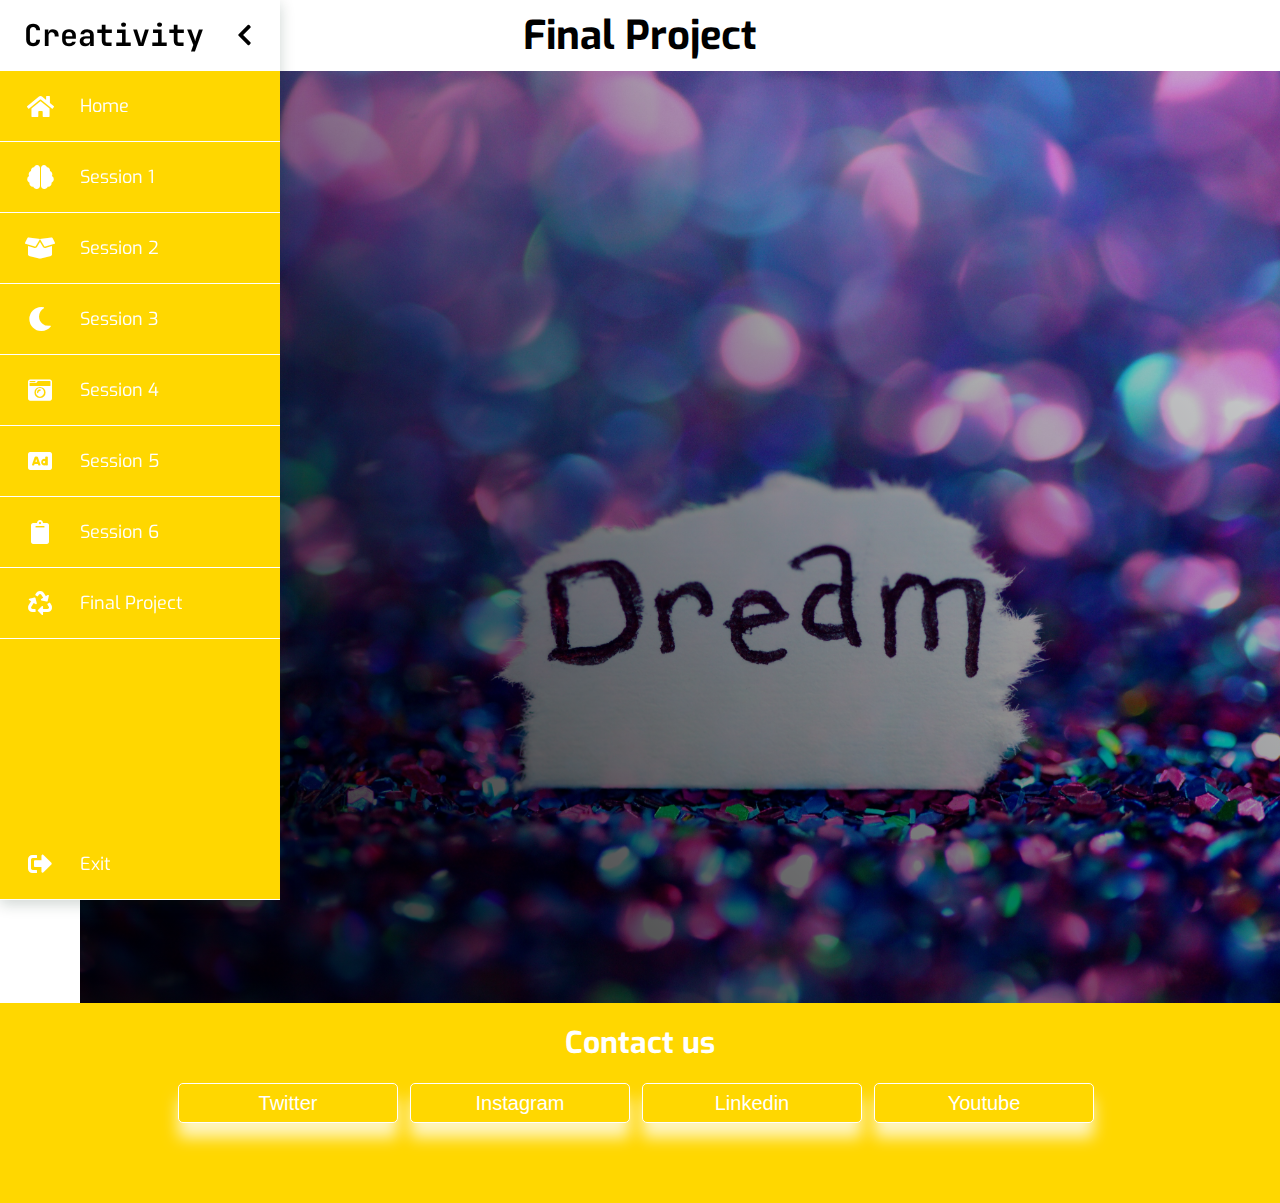
<file: finalproject.html>
<!DOCTYPE html>
<html>
<head>
	<title>Contact</title>
	<link rel="stylesheet" type="text/css" href="CSS/style.css">

	<!--Link toward Font awesome-->
	<link rel="stylesheet" type="text/css" href="https://cdnjs.cloudflare.com/ajax/libs/font-awesome/5.15.2/css/all.min.css">

</head>
<body>
    <nav class="navbar">
      <ul class="navbar-menu">
        <li class="navbar-item logo" id="home-borderbottom">
          <a href="#" class="navbar-link">
            <span class="navbar-title" id="navbar-font">Creativity</span>
            <i class="fas fa-chevron-right navbar-icon" id="navbar-icon"></i>
          </a>
        </li>
        <li class="navbar-item" >
          <a href="index.html" class="navbar-link">
            <i class="fas fa-home navbar-icon"></i>
            <span class="navbar-title">Home</span>
          </a>
        </li>
        <li class="navbar-item">
          <a href="session1.html" class="navbar-link">
            <i class="fas fa-brain navbar-icon"></i>
            <span class="navbar-title">Session 1</span>
          </a>
        </li>
        <li class="navbar-item">
          <a href="session2.html" class="navbar-link">
            <i class="fas fa-box-open navbar-icon"></i>
            <span class="navbar-title">Session 2</span>
          </a>
        </li>
        <li class="navbar-item">
          <a href="session3.html" class="navbar-link">
            <i class="fas fa-moon navbar-icon"></i>
            <span class="navbar-title">Session 3</span>
          </a>
        </li>
        <li class="navbar-item">
          <a href="session4.html" class="navbar-link">
            <i class="fas fa-camera-retro navbar-icon"></i>
            <span class="navbar-title">Session 4</span>
          </a>
        </li>
        <li class="navbar-item">
          <a href="session5.html" class="navbar-link">
            <i class="fas fa-ad navbar-icon"></i>
            <span class="navbar-title">Session 5</span>
          </a>
        </li>
        <li class="navbar-item">
          <a href="session6.html" class="navbar-link">
            <i class="fas fa-clipboard navbar-icon"></i>
            <span class="navbar-title">Session 6</span>
          </a>
        </li>
        <li class="navbar-item">
          <a href="finalproject.html" class="navbar-link">
            <i class="fas fa-recycle navbar-icon"></i>
            <span class="navbar-title">Final Project</span>
          </a>
        </li>
        <li class="navbar-item navbar-down" id="navbar-position">
          <a href="index.html" class="navbar-link">
            <i class="fas fa-sign-out-alt navbar-icon"></i>
            <span  class="navbar-title">Exit</span>
          </a>
        </li>
      </ul>
    </nav>


    <div id="Space-Title-Div">
      <div>
        <h2 class="title-size" style="text-align: center">Final Project</h2>

      </div>
    </div>

    <main class="banner-all banner8 banner-background-size">

      <div class="container">    
      </div>

    </main>

     <div class="background-B">
        <h2 id="contactus2">Contact us</h2>
        <a href="https://twitter.com/" target="_blank"><button class="twitter">Twitter</button></a>
        <a href="https://www.instagram.com/" target="_blank"><button class="instagram">Instagram</button></a>
        <a href="https://www.linkedin.com/" target="_blank"><button class="linkedin">Linkedin</button></a>
        <a href="https://www.youtube.com/" target="_blank"><button class="youtube">Youtube</button></a>
      </div>

</body>
</html>
</file>
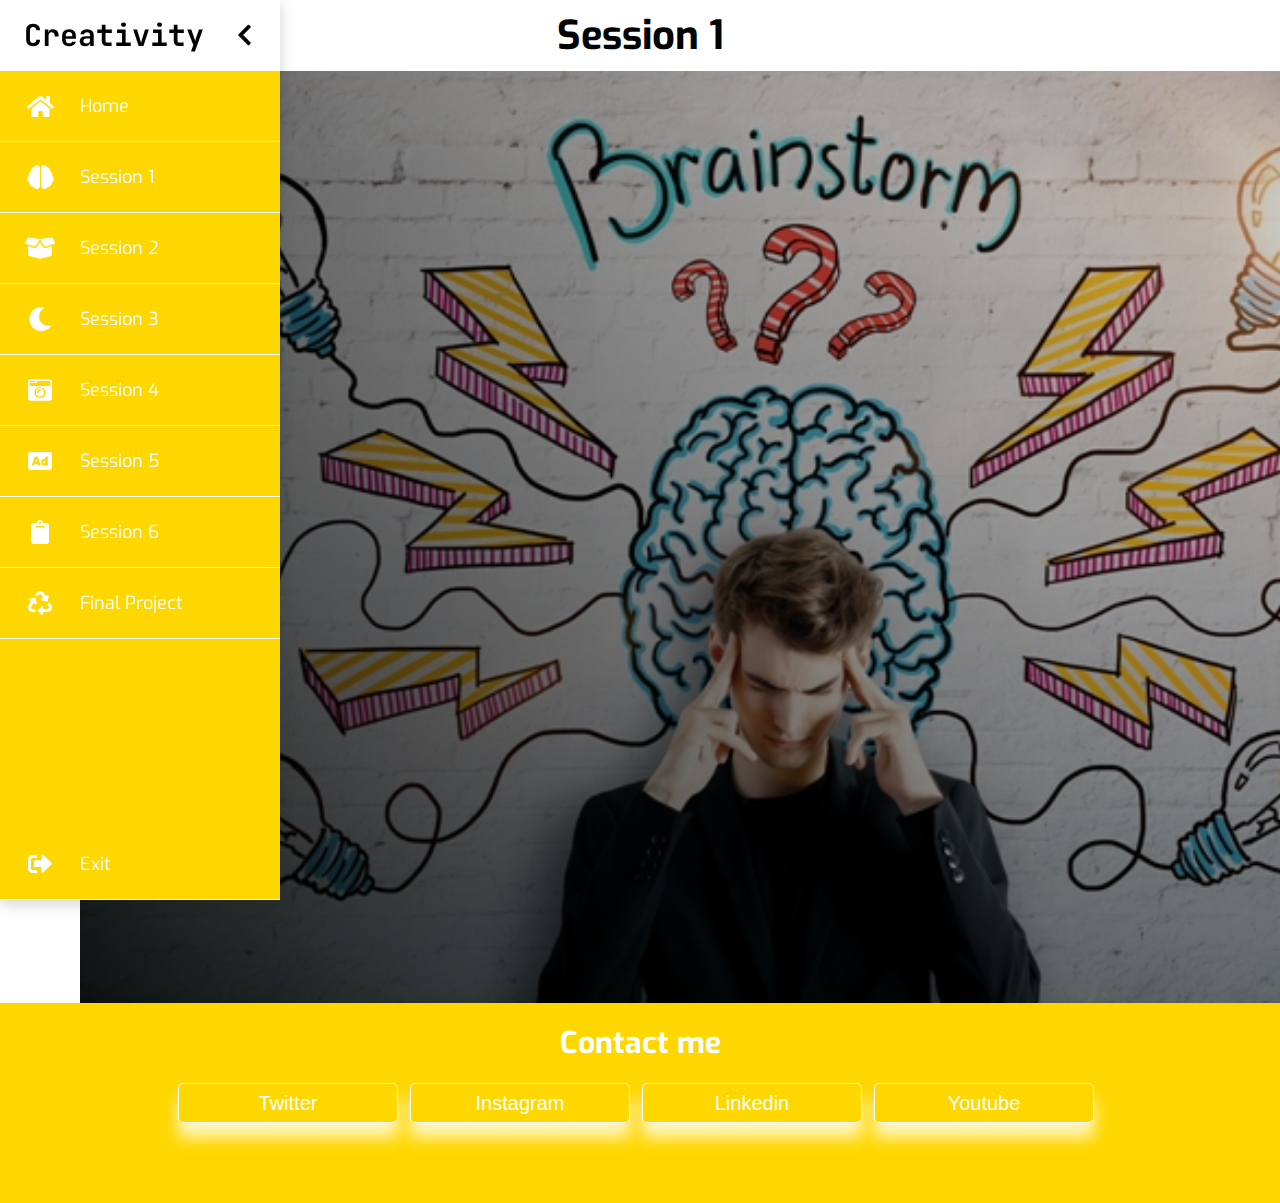
<file: session1.html>
<!DOCTYPE html>
<html>
<head>
	<title>Session 1</title>
	<link rel="stylesheet" type="text/css" href="CSS/style.css">

	<!--Link toward Font awesome-->
	<link rel="stylesheet" type="text/css" href="https://cdnjs.cloudflare.com/ajax/libs/font-awesome/5.15.2/css/all.min.css">

</head>
<body>
    <nav class="navbar">
      <ul class="navbar-menu">
        <li class="navbar-item logo" id="home-borderbottom">
          <a href="#" class="navbar-link">
            <span class="navbar-title" id="navbar-font">Creativity</span>
            <i class="fas fa-chevron-right navbar-icon" id="navbar-icon"></i>
          </a>
        </li>
        <li class="navbar-item" >
          <a href="index.html" class="navbar-link">
            <i class="fas fa-home navbar-icon"></i>
            <span class="navbar-title">Home</span>
          </a>
        </li>
        <li class="navbar-item">
          <a href="session1.html" class="navbar-link">
            <i class="fas fa-brain navbar-icon"></i>
            <span class="navbar-title">Session 1</span>
          </a>
        </li>
        <li class="navbar-item">
          <a href="session2.html" class="navbar-link">
            <i class="fas fa-box-open navbar-icon"></i>
            <span class="navbar-title">Session 2</span>
          </a>
        </li>
        <li class="navbar-item">
          <a href="session3.html" class="navbar-link">
            <i class="fas fa-moon navbar-icon"></i>
            <span class="navbar-title">Session 3</span>
          </a>
        </li>
        <li class="navbar-item">
          <a href="session4.html" class="navbar-link">
            <i class="fas fa-camera-retro navbar-icon"></i>
            <span class="navbar-title">Session 4</span>
          </a>
        </li>
        <li class="navbar-item">
          <a href="session5.html" class="navbar-link">
            <i class="fas fa-ad navbar-icon"></i>
            <span class="navbar-title">Session 5</span>
          </a>
        </li>
        <li class="navbar-item">
          <a href="session6.html" class="navbar-link">
            <i class="fas fa-clipboard navbar-icon"></i>
            <span class="navbar-title">Session 6</span>
          </a>
        </li>
        <li class="navbar-item">
          <a href="finalproject.html" class="navbar-link">
            <i class="fas fa-recycle navbar-icon"></i>
            <span class="navbar-title">Final Project</span>
          </a>
        </li>
        <li class="navbar-item navbar-down" id="navbar-position">
          <a href="index.html" class="navbar-link">
            <i class="fas fa-sign-out-alt navbar-icon"></i>
            <span  class="navbar-title">Exit</span>
          </a>
        </li>
      </ul>
    </nav>


    <div id="Space-Title-Div">
      <div>
        <h2 class="title-size" style="text-align: center">Session 1</h2>

      </div>
    </div>

    <main class="banner-all banner4 banner-background-size">

      <div class="container">    
      </div>

    </main>

     <div class="background-B">
        <h2 id="contactus2">Contact me</h2>
        <a href="https://twitter.com/" target="_blank"><button class="twitter">Twitter</button></a>
        <a href="https://www.instagram.com/" target="_blank"><button class="instagram">Instagram</button></a>
        <a href="https://www.linkedin.com/" target="_blank"><button class="linkedin">Linkedin</button></a>
        <a href="https://www.youtube.com/" target="_blank"><button class="youtube">Youtube</button></a>
      </div>

</body>
</html>
</file>
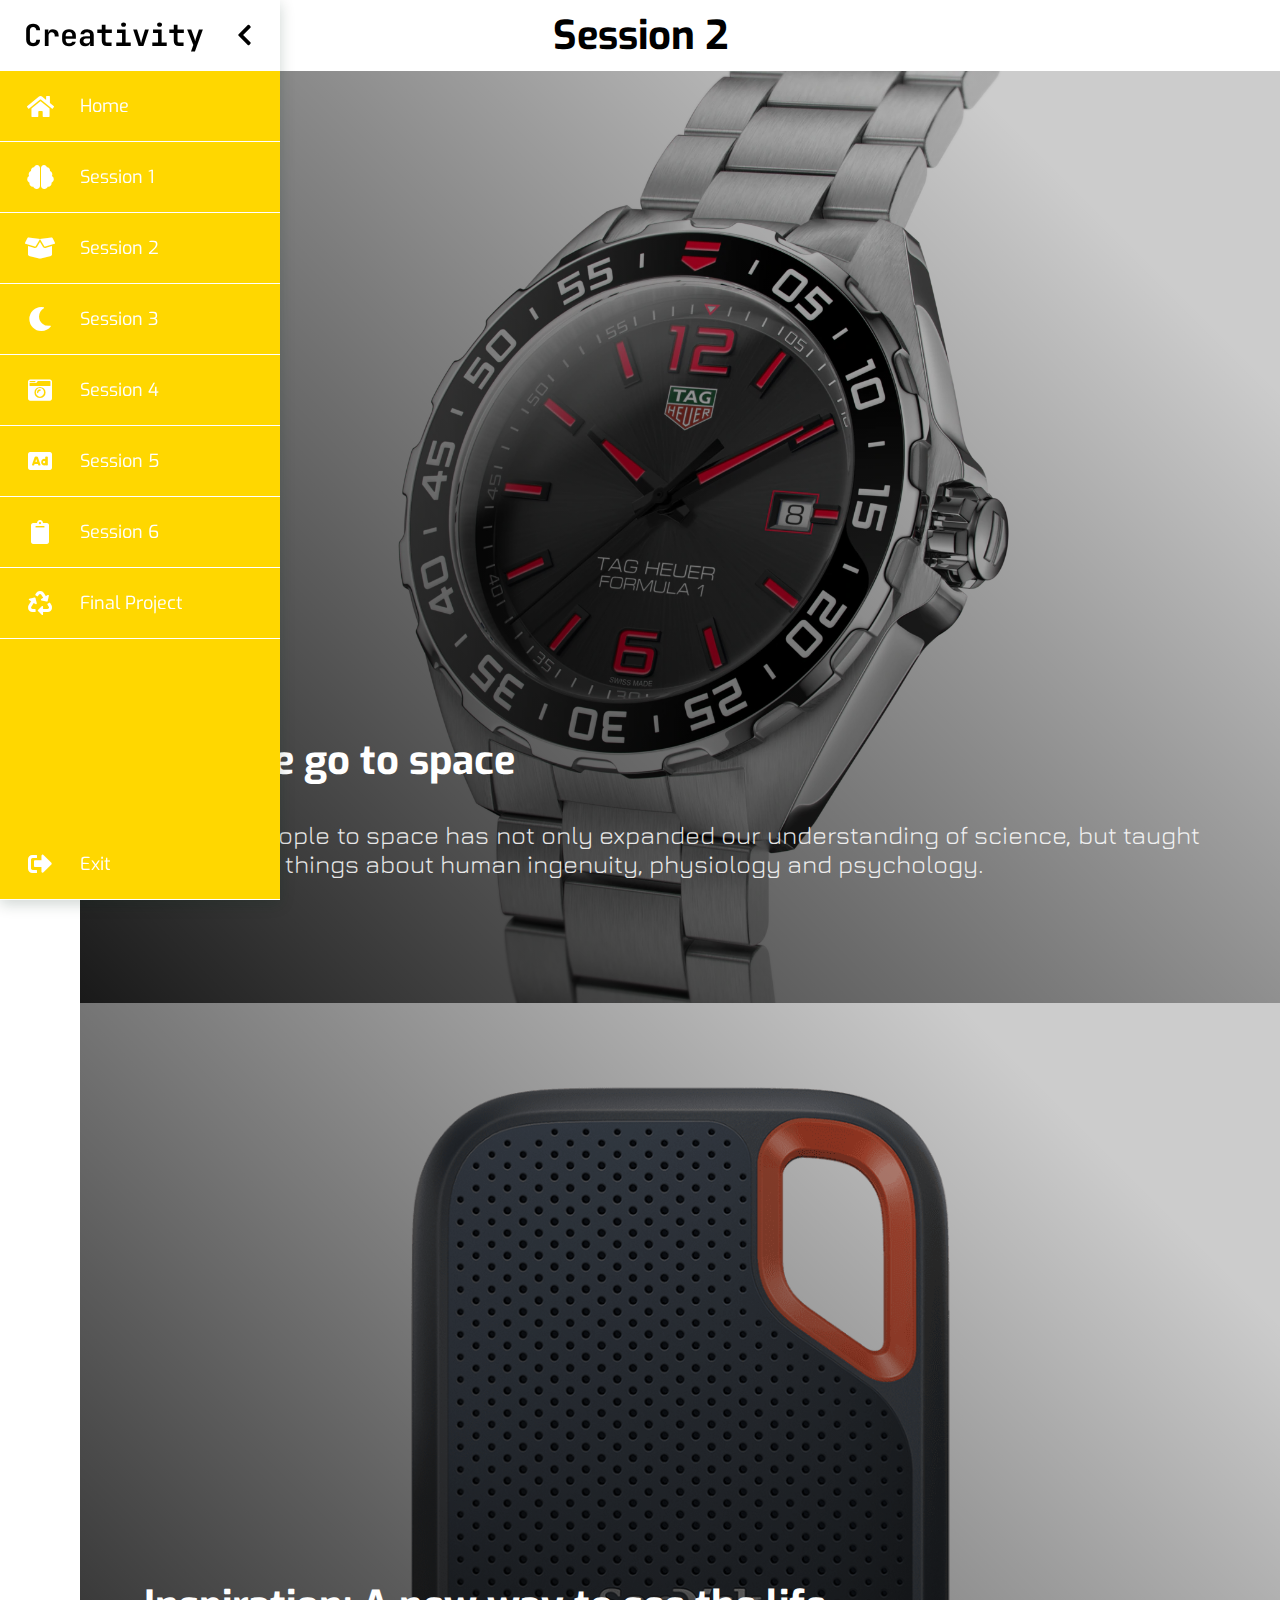
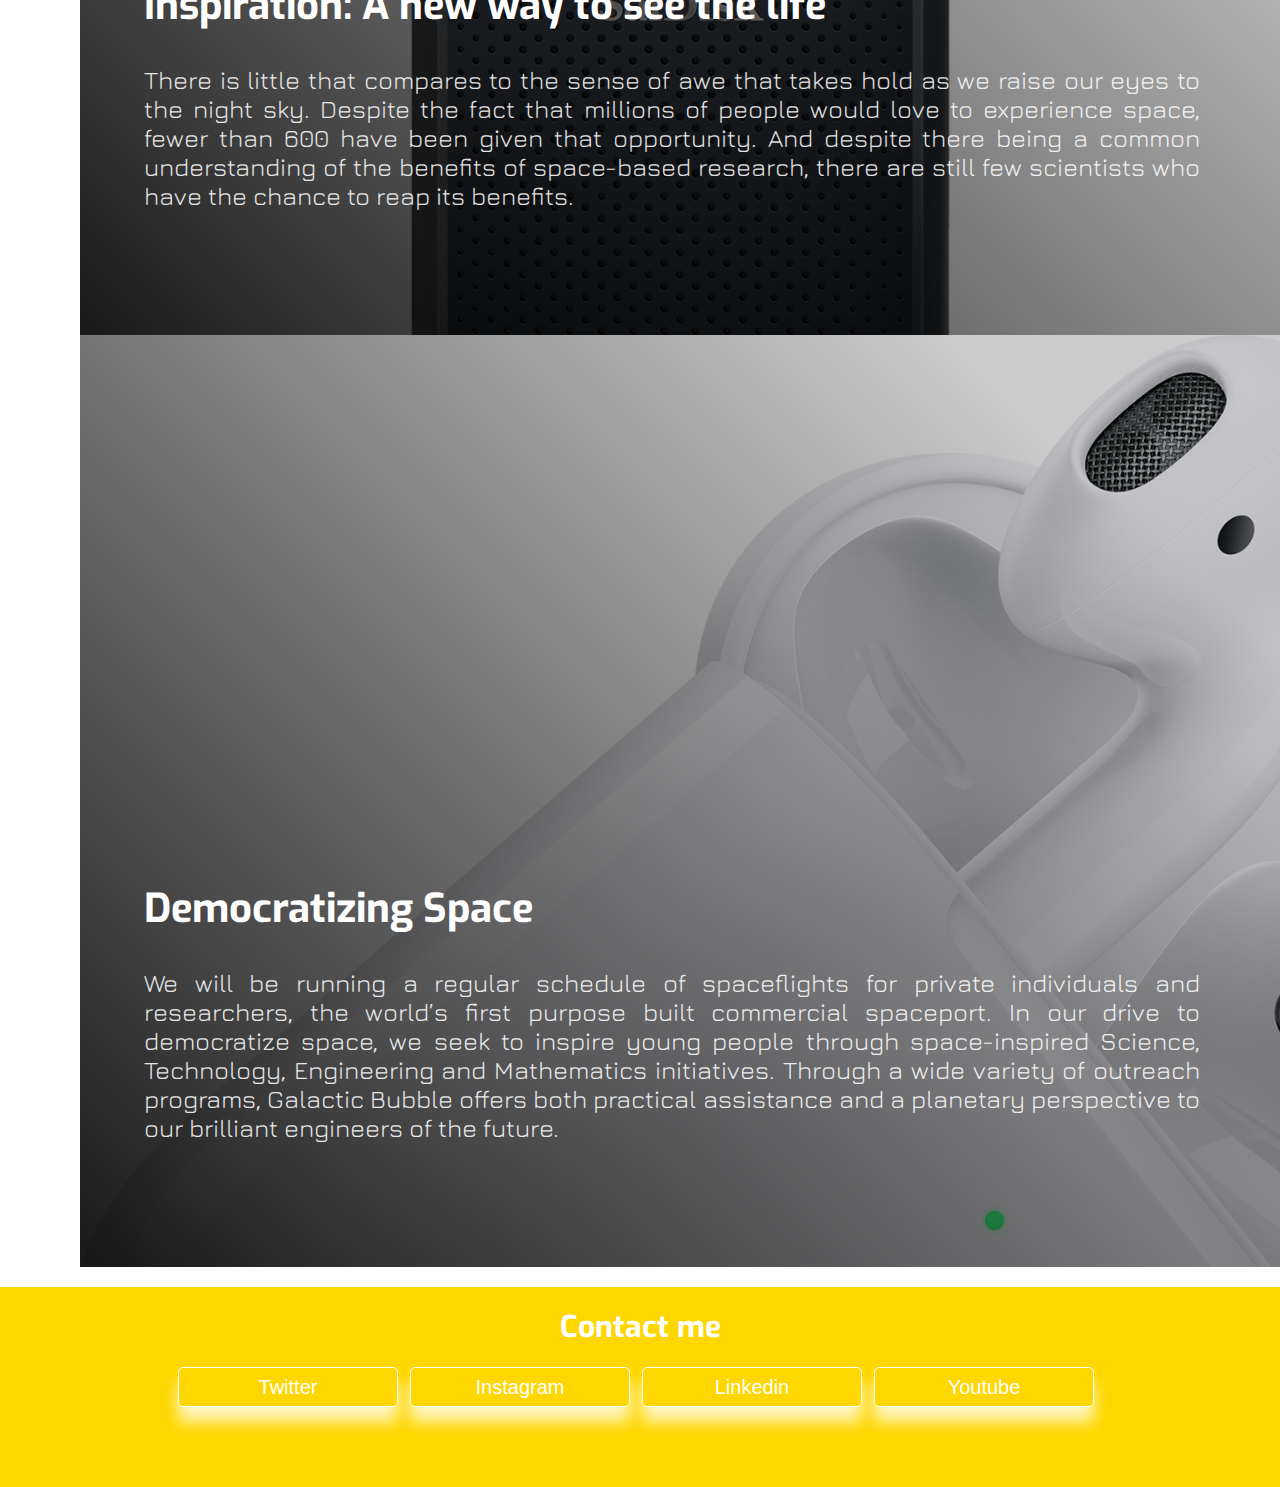
<file: session2.html>
<!DOCTYPE html>
<html>
<head>
	<title>Session 2</title>
	<link rel="stylesheet" type="text/css" href="CSS/style.css">

	<!--Link toward Font awesome-->
	<link rel="stylesheet" type="text/css" href="https://cdnjs.cloudflare.com/ajax/libs/font-awesome/5.15.2/css/all.min.css">

</head>
<body>
    <nav class="navbar">
      <ul class="navbar-menu">
        <li class="navbar-item logo" id="home-borderbottom">
          <a href="#" class="navbar-link">
            <span class="navbar-title" id="navbar-font">Creativity</span>
            <i class="fas fa-chevron-right navbar-icon" id="navbar-icon"></i>
          </a>
        </li>
        <li class="navbar-item" >
          <a href="index.html" class="navbar-link">
            <i class="fas fa-home navbar-icon"></i>
            <span class="navbar-title">Home</span>
          </a>
        </li>
        <li class="navbar-item">
          <a href="session1.html" class="navbar-link">
            <i class="fas fa-brain navbar-icon"></i>
            <span class="navbar-title">Session 1</span>
          </a>
        </li>
        <li class="navbar-item">
          <a href="session2.html" class="navbar-link">
            <i class="fas fa-box-open navbar-icon"></i>
            <span class="navbar-title">Session 2</span>
          </a>
        </li>
        <li class="navbar-item">
          <a href="session3.html" class="navbar-link">
            <i class="fas fa-moon navbar-icon"></i>
            <span class="navbar-title">Session 3</span>
          </a>
        </li>
        <li class="navbar-item">
          <a href="session4.html" class="navbar-link">
            <i class="fas fa-camera-retro navbar-icon"></i>
            <span class="navbar-title">Session 4</span>
          </a>
        </li>
        <li class="navbar-item">
          <a href="session5.html" class="navbar-link">
            <i class="fas fa-ad navbar-icon"></i>
            <span class="navbar-title">Session 5</span>
          </a>
        </li>
        <li class="navbar-item">
          <a href="session6.html" class="navbar-link">
            <i class="fas fa-clipboard navbar-icon"></i>
            <span class="navbar-title">Session 6</span>
          </a>
        </li>
        <li class="navbar-item">
          <a href="finalproject.html" class="navbar-link">
            <i class="fas fa-recycle navbar-icon"></i>
            <span class="navbar-title">Final Project</span>
          </a>
        </li>
        <li class="navbar-item navbar-down" id="navbar-position">
          <a href="index.html" class="navbar-link">
            <i class="fas fa-sign-out-alt navbar-icon"></i>
            <span  class="navbar-title">Exit</span>
          </a>
        </li>
      </ul>
    </nav>


    <div id="Space-Title-Div">
      <div>
        <h2 class="title-size" style="text-align: center">Session 2</h2>

      </div>
    </div>

<main class="banner-all banner5 banner-background-size">
    <div class="container">
      <h2>Why we go to space</h2>
      <p>Sending people to space has not only expanded our understanding of science, but taught us amazing things about human ingenuity, physiology and psychology.</p>     
    </div>
  </main>
  <main class="banner-all banner6 banner-background-size">
    <div class="container">
      <h2>Inspiration: A new way to see the life</h2>
      <p>There is little that compares to the sense of awe that takes hold as we raise our eyes to the night sky.

      Despite the fact that millions of people would love to experience space, fewer than 600 have been given that opportunity. And despite there being a common understanding of the benefits of space-based research, there are still few scientists who have the chance to reap its benefits.</p>
    </div>
  </main>
  <main class="banner-all banner7 banner-background-size">
    <div class="container">
      <h2>Democratizing Space</h2>
      <p>We will be running a regular schedule of spaceflights for private individuals and researchers, the world’s first purpose built commercial spaceport.
      In our drive to democratize space, we seek to inspire young people through space-inspired Science, Technology, Engineering and Mathematics initiatives. Through a wide variety of outreach programs, Galactic Bubble offers both practical assistance and a planetary perspective to our brilliant engineers of the future.</p>
    </div>
  </main>

     <div class="background-B">
        <h2 id="contactus2">Contact me</h2>
        <a href="https://twitter.com/" target="_blank"><button class="twitter">Twitter</button></a>
        <a href="https://www.instagram.com/" target="_blank"><button class="instagram">Instagram</button></a>
        <a href="https://www.linkedin.com/" target="_blank"><button class="linkedin">Linkedin</button></a>
        <a href="https://www.youtube.com/" target="_blank"><button class="youtube">Youtube</button></a>
      </div>

</body>
</html>
</file>
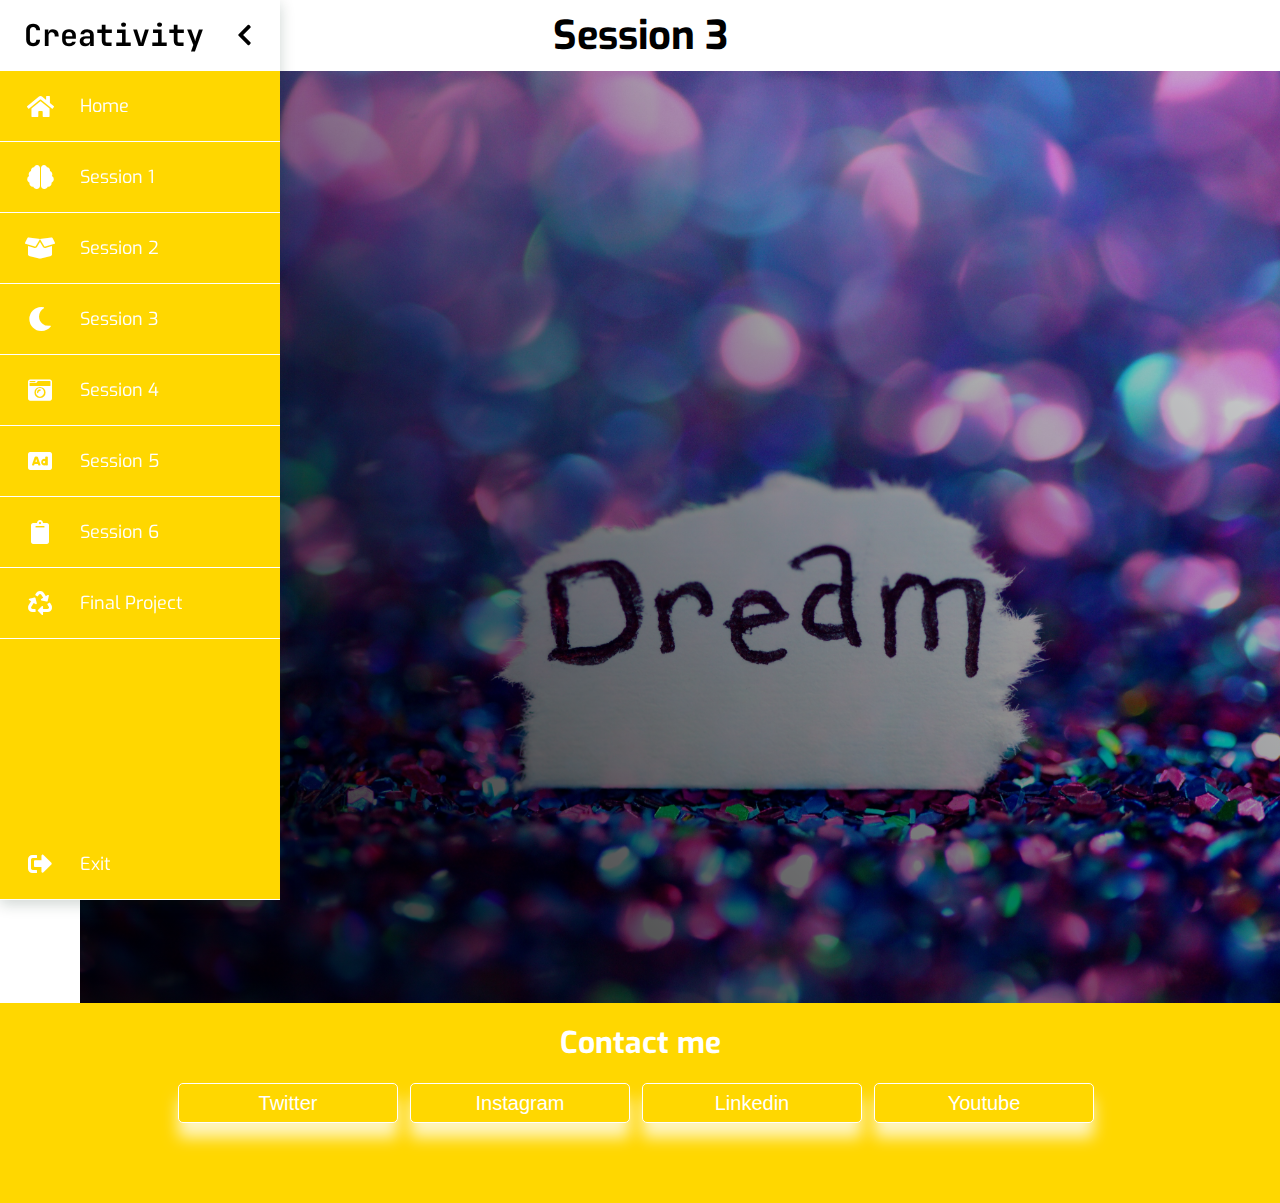
<file: session3.html>
<!DOCTYPE html>
<html>
<head>
	<title>Session 3</title>
	<link rel="stylesheet" type="text/css" href="CSS/style.css">

	<!--Link toward Font awesome-->
	<link rel="stylesheet" type="text/css" href="https://cdnjs.cloudflare.com/ajax/libs/font-awesome/5.15.2/css/all.min.css">

</head>
<body>
    <nav class="navbar">
      <ul class="navbar-menu">
        <li class="navbar-item logo" id="home-borderbottom">
          <a href="#" class="navbar-link">
            <span class="navbar-title" id="navbar-font">Creativity</span>
            <i class="fas fa-chevron-right navbar-icon" id="navbar-icon"></i>
          </a>
        </li>
        <li class="navbar-item" >
          <a href="index.html" class="navbar-link">
            <i class="fas fa-home navbar-icon"></i>
            <span class="navbar-title">Home</span>
          </a>
        </li>
        <li class="navbar-item">
          <a href="session1.html" class="navbar-link">
            <i class="fas fa-brain navbar-icon"></i>
            <span class="navbar-title">Session 1</span>
          </a>
        </li>
        <li class="navbar-item">
          <a href="session2.html" class="navbar-link">
            <i class="fas fa-box-open navbar-icon"></i>
            <span class="navbar-title">Session 2</span>
          </a>
        </li>
        <li class="navbar-item">
          <a href="session3.html" class="navbar-link">
            <i class="fas fa-moon navbar-icon"></i>
            <span class="navbar-title">Session 3</span>
          </a>
        </li>
        <li class="navbar-item">
          <a href="session4.html" class="navbar-link">
            <i class="fas fa-camera-retro navbar-icon"></i>
            <span class="navbar-title">Session 4</span>
          </a>
        </li>
        <li class="navbar-item">
          <a href="session5.html" class="navbar-link">
            <i class="fas fa-ad navbar-icon"></i>
            <span class="navbar-title">Session 5</span>
          </a>
        </li>
        <li class="navbar-item">
          <a href="session6.html" class="navbar-link">
            <i class="fas fa-clipboard navbar-icon"></i>
            <span class="navbar-title">Session 6</span>
          </a>
        </li>
        <li class="navbar-item">
          <a href="finalproject.html" class="navbar-link">
            <i class="fas fa-recycle navbar-icon"></i>
            <span class="navbar-title">Final Project</span>
          </a>
        </li>
        <li class="navbar-item navbar-down" id="navbar-position">
          <a href="index.html" class="navbar-link">
            <i class="fas fa-sign-out-alt navbar-icon"></i>
            <span  class="navbar-title">Exit</span>
          </a>
        </li>
      </ul>
    </nav>


    <div id="Space-Title-Div">
      <div>
        <h2 class="title-size" style="text-align: center">Session 3</h2>

      </div>
    </div>

    <main class="banner-all banner8 banner-background-size">

      <div class="container">    
      </div>

    </main>

     <div class="background-B">
        <h2 id="contactus2">Contact me</h2>
        <a href="https://twitter.com/" target="_blank"><button class="twitter">Twitter</button></a>
        <a href="https://www.instagram.com/" target="_blank"><button class="instagram">Instagram</button></a>
        <a href="https://www.linkedin.com/" target="_blank"><button class="linkedin">Linkedin</button></a>
        <a href="https://www.youtube.com/" target="_blank"><button class="youtube">Youtube</button></a>
      </div>

</body>
</html>
</file>
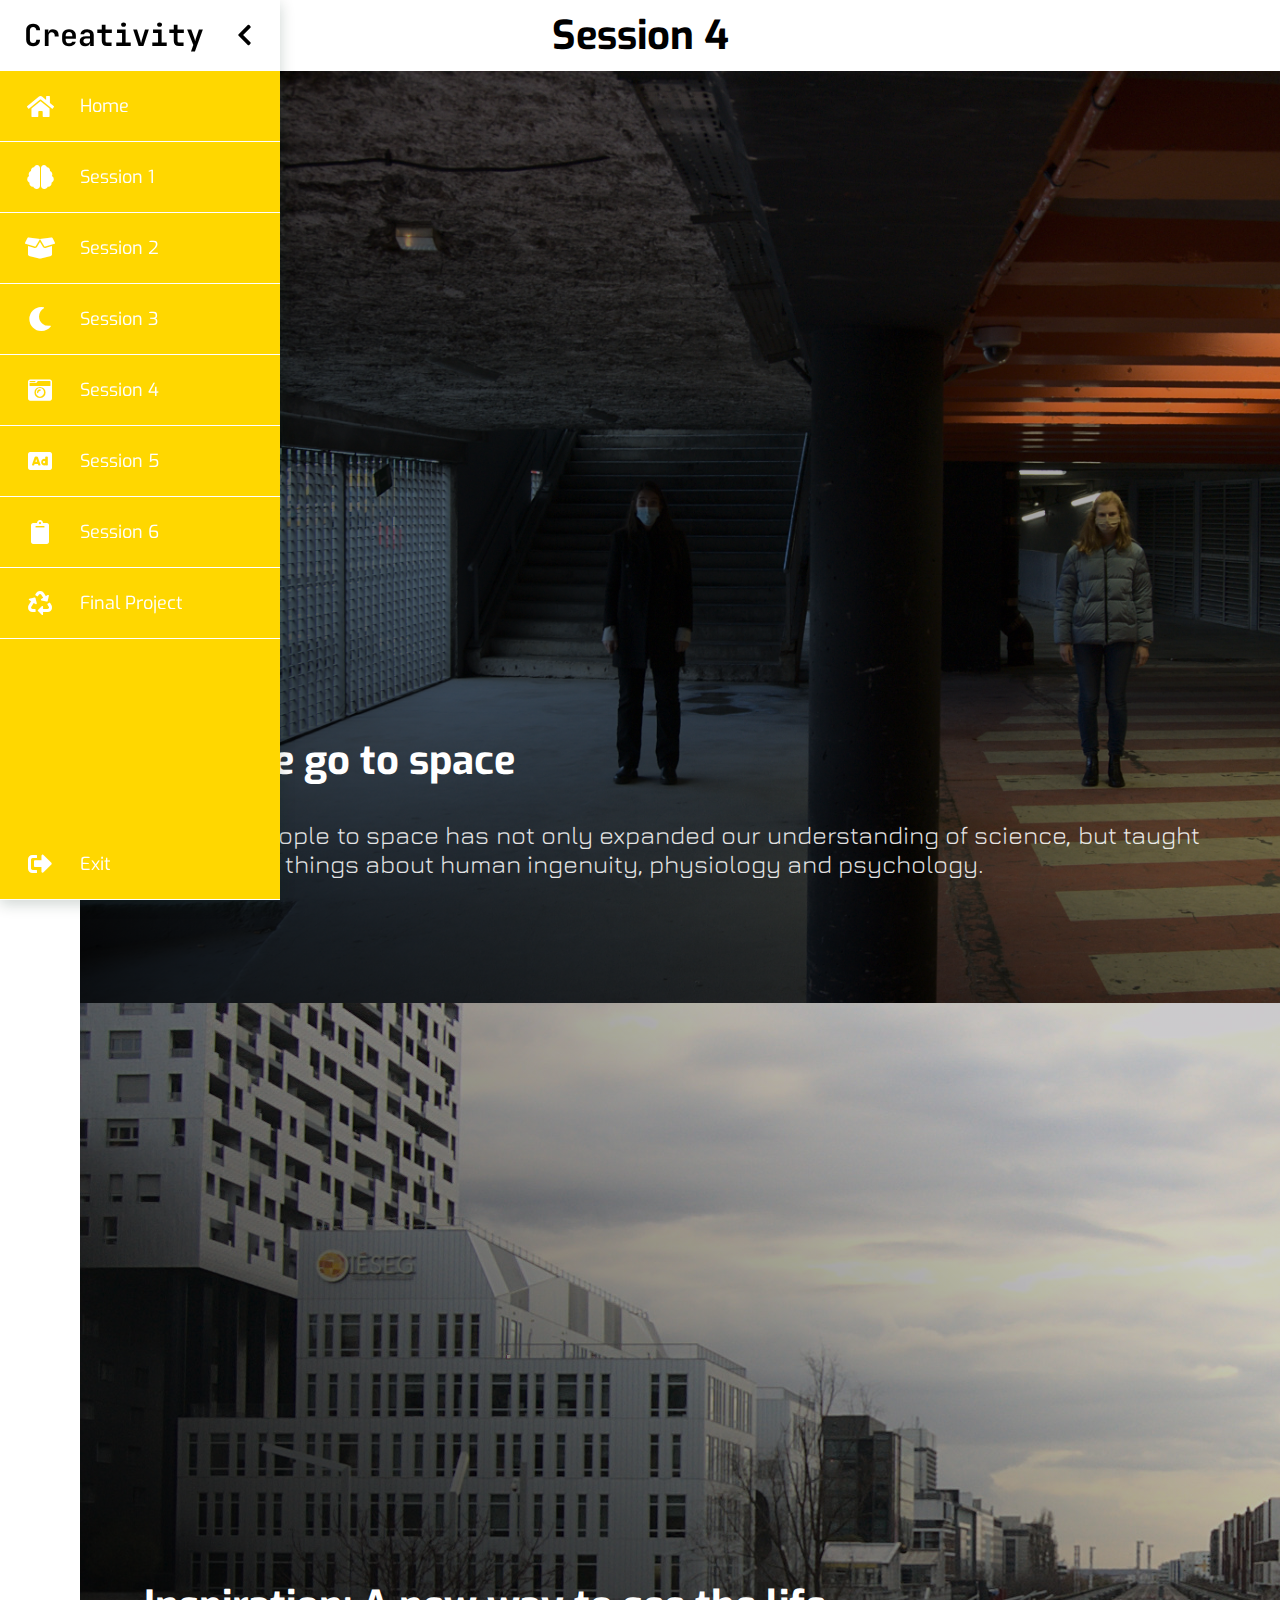
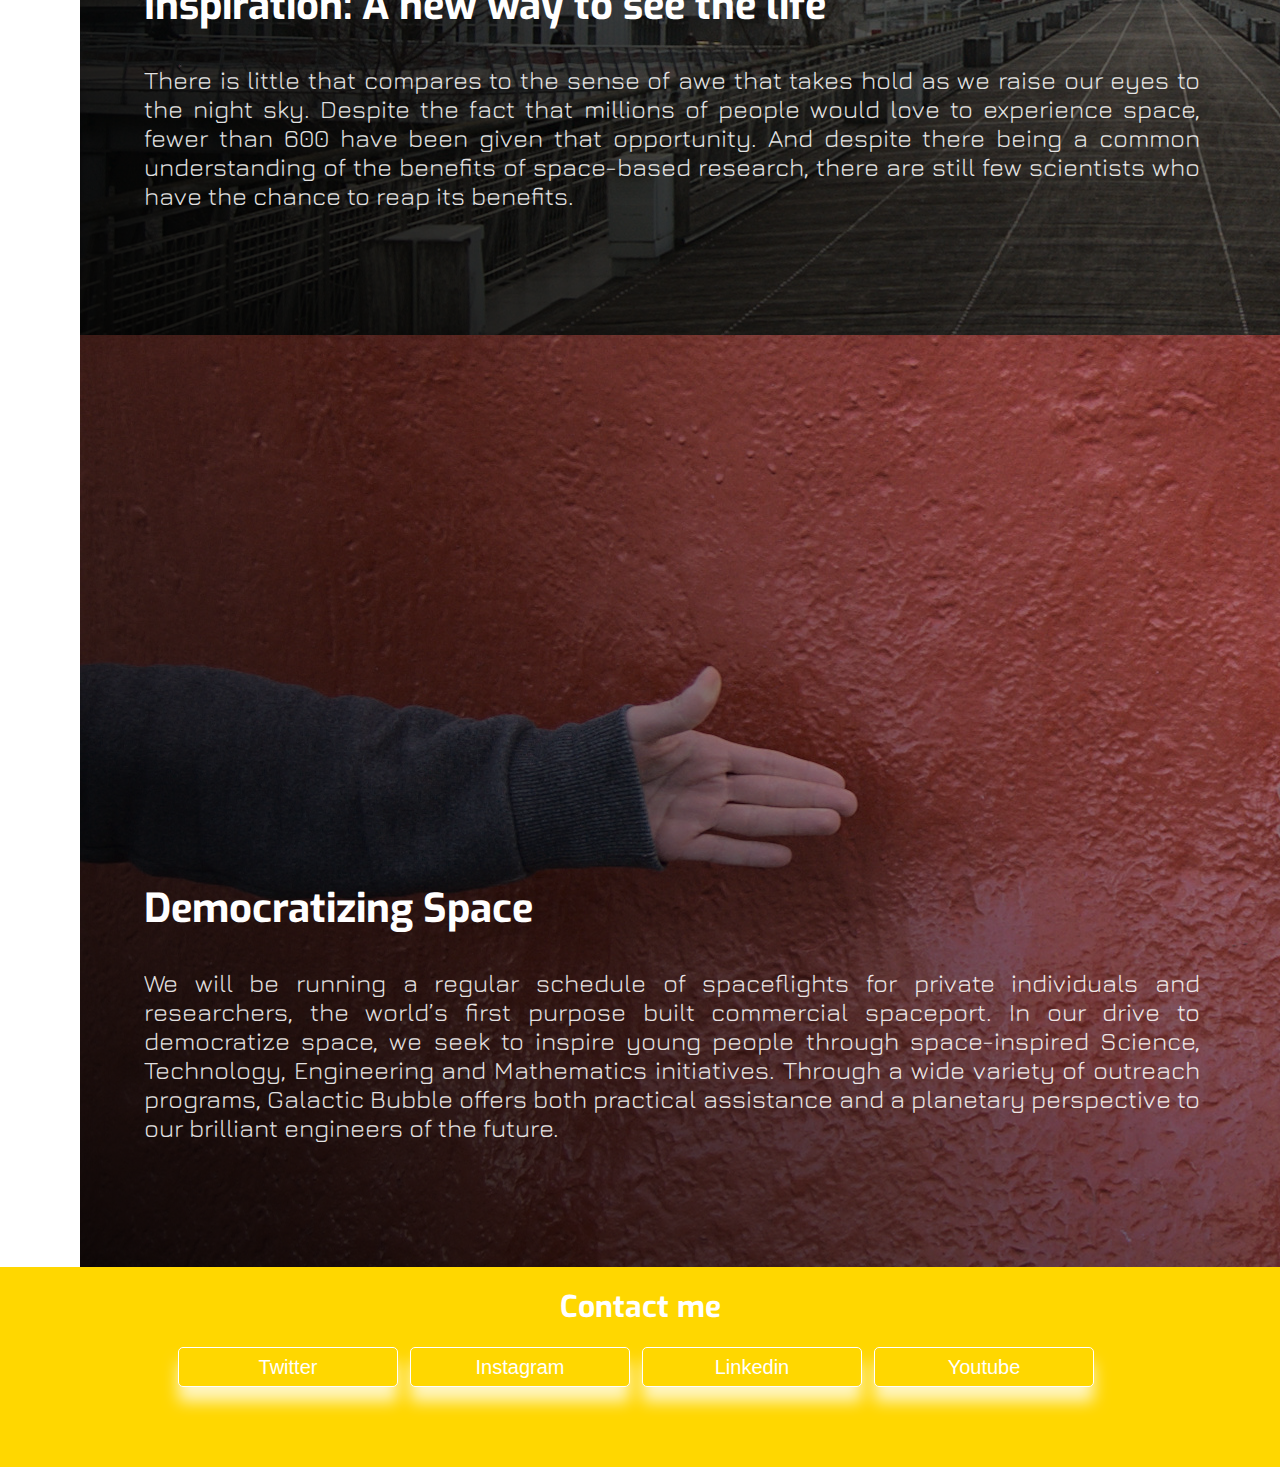
<file: session4.html>
<!DOCTYPE html>
<html>
<head>
	<title>Session 4</title>
	<link rel="stylesheet" type="text/css" href="CSS/style.css">

	<!--Link toward Font awesome-->
	<link rel="stylesheet" type="text/css" href="https://cdnjs.cloudflare.com/ajax/libs/font-awesome/5.15.2/css/all.min.css">

</head>
<body>
    <nav class="navbar">
      <ul class="navbar-menu">
        <li class="navbar-item logo" id="home-borderbottom">
          <a href="#" class="navbar-link">
            <span class="navbar-title" id="navbar-font">Creativity</span>
            <i class="fas fa-chevron-right navbar-icon" id="navbar-icon"></i>
          </a>
        </li>
        <li class="navbar-item" >
          <a href="index.html" class="navbar-link">
            <i class="fas fa-home navbar-icon"></i>
            <span class="navbar-title">Home</span>
          </a>
        </li>
        <li class="navbar-item">
          <a href="session1.html" class="navbar-link">
            <i class="fas fa-brain navbar-icon"></i>
            <span class="navbar-title">Session 1</span>
          </a>
        </li>
        <li class="navbar-item">
          <a href="session2.html" class="navbar-link">
            <i class="fas fa-box-open navbar-icon"></i>
            <span class="navbar-title">Session 2</span>
          </a>
        </li>
        <li class="navbar-item">
          <a href="session3.html" class="navbar-link">
            <i class="fas fa-moon navbar-icon"></i>
            <span class="navbar-title">Session 3</span>
          </a>
        </li>
        <li class="navbar-item">
          <a href="session4.html" class="navbar-link">
            <i class="fas fa-camera-retro navbar-icon"></i>
            <span class="navbar-title">Session 4</span>
          </a>
        </li>
        <li class="navbar-item">
          <a href="session5.html" class="navbar-link">
            <i class="fas fa-ad navbar-icon"></i>
            <span class="navbar-title">Session 5</span>
          </a>
        </li>
        <li class="navbar-item">
          <a href="session6.html" class="navbar-link">
            <i class="fas fa-clipboard navbar-icon"></i>
            <span class="navbar-title">Session 6</span>
          </a>
        </li>
        <li class="navbar-item">
          <a href="finalproject.html" class="navbar-link">
            <i class="fas fa-recycle navbar-icon"></i>
            <span class="navbar-title">Final Project</span>
          </a>
        </li>
        <li class="navbar-item navbar-down" id="navbar-position">
          <a href="index.html" class="navbar-link">
            <i class="fas fa-sign-out-alt navbar-icon"></i>
            <span  class="navbar-title">Exit</span>
          </a>
        </li>
      </ul>
    </nav>


    <div id="Space-Title-Div">
      <div>
        <h2 class="title-size" style="text-align: center">Session 4</h2>

      </div>
    </div>

<main class="banner-all banner9 banner-background-size">
    <div class="container">
      <h2>Why we go to space</h2>
      <p>Sending people to space has not only expanded our understanding of science, but taught us amazing things about human ingenuity, physiology and psychology.</p>     
    </div>
  </main>
  <main class="banner-all banner10 banner-background-size">
    <div class="container">
      <h2>Inspiration: A new way to see the life</h2>
      <p>There is little that compares to the sense of awe that takes hold as we raise our eyes to the night sky.

      Despite the fact that millions of people would love to experience space, fewer than 600 have been given that opportunity. And despite there being a common understanding of the benefits of space-based research, there are still few scientists who have the chance to reap its benefits.</p>
    </div>
  </main>
  <main class="banner-all banner11 banner-background-size">
    <div class="container">
      <h2>Democratizing Space</h2>
      <p>We will be running a regular schedule of spaceflights for private individuals and researchers, the world’s first purpose built commercial spaceport.
      In our drive to democratize space, we seek to inspire young people through space-inspired Science, Technology, Engineering and Mathematics initiatives. Through a wide variety of outreach programs, Galactic Bubble offers both practical assistance and a planetary perspective to our brilliant engineers of the future.</p>
    </div>
  </main>

     <div class="background-B">
        <h2 id="contactus2">Contact me</h2>
        <a href="https://twitter.com/" target="_blank"><button class="twitter">Twitter</button></a>
        <a href="https://www.instagram.com/" target="_blank"><button class="instagram">Instagram</button></a>
        <a href="https://www.linkedin.com/" target="_blank"><button class="linkedin">Linkedin</button></a>
        <a href="https://www.youtube.com/" target="_blank"><button class="youtube">Youtube</button></a>
      </div>

</body>
</html>
</file>
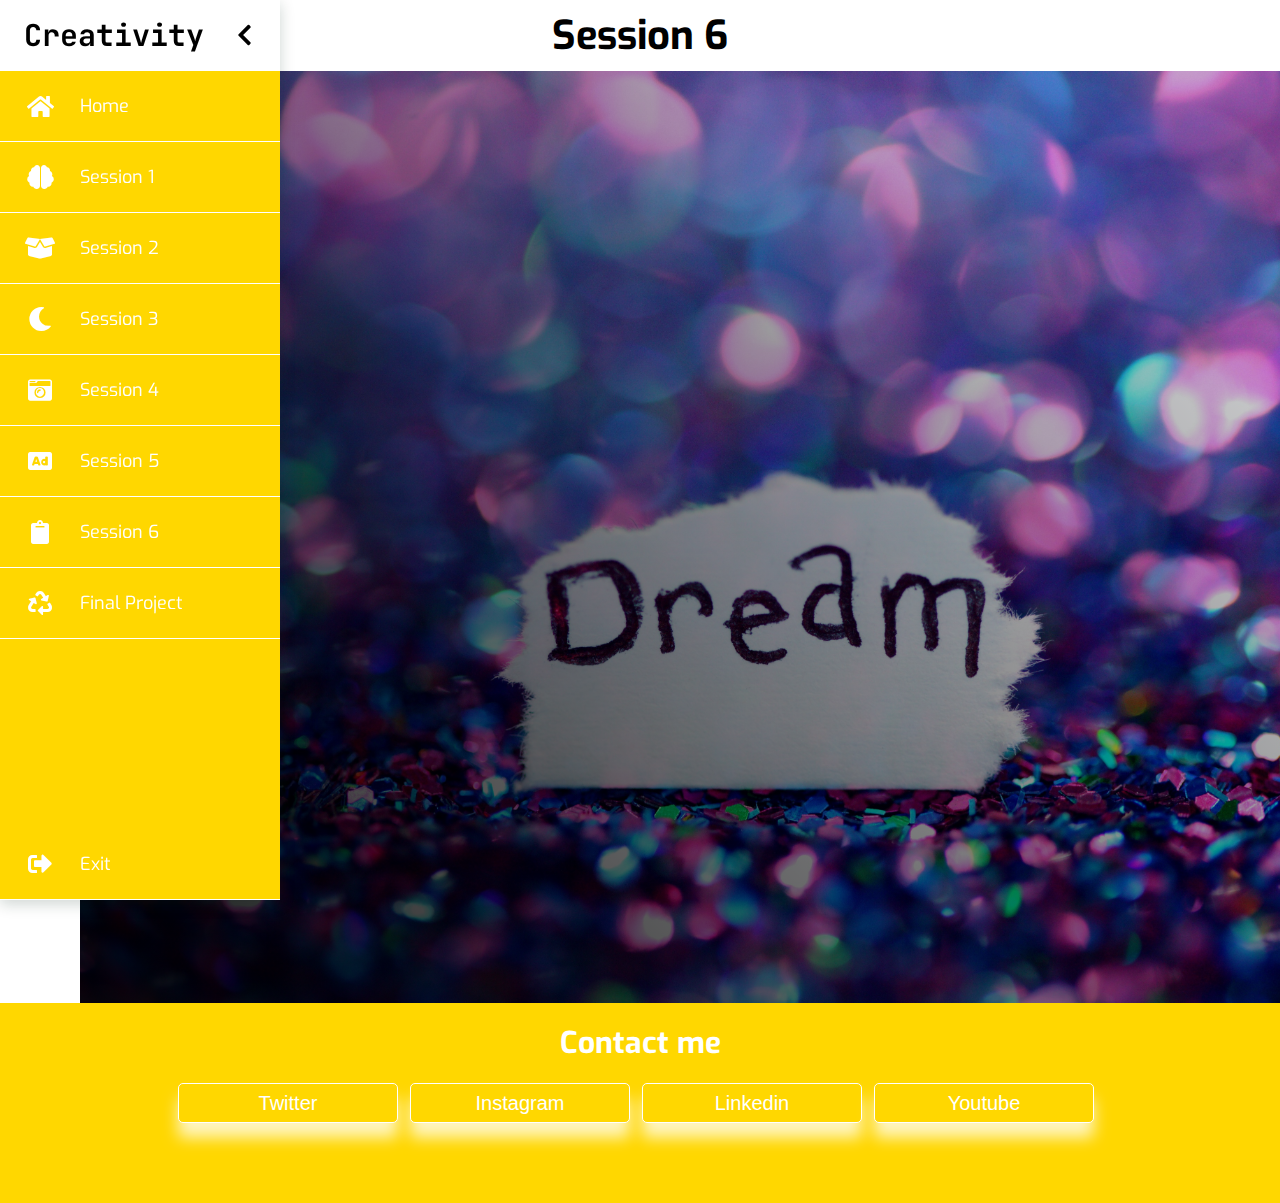
<file: session6.html>
<!DOCTYPE html>
<html>
<head>
	<title>Contact</title>
	<link rel="stylesheet" type="text/css" href="CSS/style.css">

	<!--Link toward Font awesome-->
	<link rel="stylesheet" type="text/css" href="https://cdnjs.cloudflare.com/ajax/libs/font-awesome/5.15.2/css/all.min.css">

</head>
<body>
    <nav class="navbar">
      <ul class="navbar-menu">
        <li class="navbar-item logo" id="home-borderbottom">
          <a href="#" class="navbar-link">
            <span class="navbar-title" id="navbar-font">Creativity</span>
            <i class="fas fa-chevron-right navbar-icon" id="navbar-icon"></i>
          </a>
        </li>
        <li class="navbar-item" >
          <a href="index.html" class="navbar-link">
            <i class="fas fa-home navbar-icon"></i>
            <span class="navbar-title">Home</span>
          </a>
        </li>
        <li class="navbar-item">
          <a href="session1.html" class="navbar-link">
            <i class="fas fa-brain navbar-icon"></i>
            <span class="navbar-title">Session 1</span>
          </a>
        </li>
        <li class="navbar-item">
          <a href="session2.html" class="navbar-link">
            <i class="fas fa-box-open navbar-icon"></i>
            <span class="navbar-title">Session 2</span>
          </a>
        </li>
        <li class="navbar-item">
          <a href="session3.html" class="navbar-link">
            <i class="fas fa-moon navbar-icon"></i>
            <span class="navbar-title">Session 3</span>
          </a>
        </li>
        <li class="navbar-item">
          <a href="session4.html" class="navbar-link">
            <i class="fas fa-camera-retro navbar-icon"></i>
            <span class="navbar-title">Session 4</span>
          </a>
        </li>
        <li class="navbar-item">
          <a href="session5.html" class="navbar-link">
            <i class="fas fa-ad navbar-icon"></i>
            <span class="navbar-title">Session 5</span>
          </a>
        </li>
        <li class="navbar-item">
          <a href="session6.html" class="navbar-link">
            <i class="fas fa-clipboard navbar-icon"></i>
            <span class="navbar-title">Session 6</span>
          </a>
        </li>
        <li class="navbar-item">
          <a href="finalproject.html" class="navbar-link">
            <i class="fas fa-recycle navbar-icon"></i>
            <span class="navbar-title">Final Project</span>
          </a>
        </li>
        <li class="navbar-item navbar-down" id="navbar-position">
          <a href="index.html" class="navbar-link">
            <i class="fas fa-sign-out-alt navbar-icon"></i>
            <span  class="navbar-title">Exit</span>
          </a>
        </li>
      </ul>
    </nav>


    <div id="Space-Title-Div">
      <div>
        <h2 class="title-size" style="text-align: center">Session 6</h2>

      </div>
    </div>

    <main class="banner-all banner8 banner-background-size">

      <div class="container">    
      </div>

    </main>

     <div class="background-B">
        <h2 id="contactus2">Contact me</h2>
        <a href="https://twitter.com/" target="_blank"><button class="twitter">Twitter</button></a>
        <a href="https://www.instagram.com/" target="_blank"><button class="instagram">Instagram</button></a>
        <a href="https://www.linkedin.com/" target="_blank"><button class="linkedin">Linkedin</button></a>
        <a href="https://www.youtube.com/" target="_blank"><button class="youtube">Youtube</button></a>
      </div>

</body>
</html>
</file>
<file: CSS/style.css>
/* style.css NavBAR*/

/* File css from components file */
@import url("components-index/pictures.css");
@import url("components-index/button.css");
@import url("components-index/banner.css");
@import url("components-index/container.css");
@import url("components-index/card.css");

/*Google font import*/
@import url('https://fonts.googleapis.com/css2?family=Exo:ital,wght@0,400;1,300&display=swap');
@import url('https://fonts.googleapis.com/css2?family=Exo:ital,wght@0,400;1,300&family=JetBrains+Mono:ital,wght@1,500&display=swap');
@import url('https://fonts.googleapis.com/css2?family=Exo:ital,wght@0,400;1,300&family=JetBrains+Mono:ital,wght@1,500&family=Jura:wght@300&display=swap');


body{
	font-family: 'Jura', sans-serif;
	font-size: 14px;
  margin: 0;

}

h1{

  font-family: 'JetBrains Mono', monospace;
	font-size: 30px;
}

h2, h3{
	font-family: 'Exo', sans-serif;
  font-size: 40px;
}

p{
  font-family: 'Jura', sans-serif;
  font-size: 25px;
  opacity: 88%;
}

main{
	padding: 16px 64px;
	margin-left: 80px ;
	text-align: justify;
}



/*CSS Navbar*/

.navbar {
  z-index: 2;
  width:80px;
  position:fixed;
  top:0px;
  left:0px;
  bottom:0px;
  background-color: rgb(255,215,0);
  box-shadow: rgba(12, 43, 30, 0.2) 0 4px 14px;
  transition: width 0.4s ease;
}

.navbar:hover {
  width:280px;
}

.navbar-menu {
  list-style: none;
  padding:0px;
  margin:0;
  display:flex;
  flex-direction: column;
  align-items: center;
  height:100%;
  position: relative;
  
}

/*for the exit icon*/
#navbar-position{
  position: absolute;
  bottom:0px;
}



.navbar-item {
  width: 100%;
  border-bottom:solid 1px;
  border-color: white;
  transition: background-color 0.4s;
}


/*For the bootom border*/
#home-borderbottom{
  border-bottom-color: white;
}


.navbar-item:hover {
  background-color:white;

}

.navbar:child{
	margin-top:auto;
}


.navbar-link {
  display:flex;
  align-items: center;
  justify-content: flex-start;
  height:70px;
  width:100%;
  text-decoration: none;
}



.navbar-icon {
  text-align: center;
  font-size: 24px;
  min-width: 32px;
  margin: 0 24px;
  color:white;
  transition: 0.4s;
}

.navbar-item:hover .navbar-icon {
  color: rgb(255,215,0);
}

.navbar-title {
  color:white;
  font-family: 'Exo', sans-serif;
  font-size: 18px;
}

.navbar-item:hover .navbar-title {
  color:rgb(255,215,0);
}


.navbar:not(:hover) .navbar-title {
  display:none;
}

.logo {
  background-color: white;
}

.logo .navbar-title {
  font-size: 24px;
  font-weight:bold;
  margin-left:24px;
 
}

#navbar-font{
	color:black;
  font-family: 'JetBrains Mono', monospace;
  font-size: 30px;
  text-align: justify;
}

#navbar-icon{
	color:black;

}

.navbar:hover #navbar-icon{
  transform: rotate(180deg);
}

/*Reponsive for tablet and smartphone*/

@media (max-width:1024px) {
  .navbar {
    top:auto;
    width:100%;
    bottom:0px;
  }

  .navbar:hover {
    width:100%;
  }

  #navbar-position{
   position: relative;
  
  }

  .navbar-menu {
    flex-direction: row;
  }

  .logo {
    display:none;
  }

  main {
    margin-left:0; 
  }

  .navbar:hover .navbar-title {
    display:none;
  }

  .navbar-icon {
    min-width:auto;
    margin:0;
  }

  .navbar-link {
    justify-content: center;
  }

  .banner-all{
    background-size: cover;
  }
}



@media (max-width: 960px) {
  /* For a screen < 960px */
  .container {
    width: 700px;
  }


}
@media (max-width: 720px) {
  /* For a screen < 720px*/
  .container {
    width: 500px;
  }

}
@media (max-width: 540px) {
  /* For a screen < 540px*/
  .container {
    width: 300px;
  }

}
</file>
